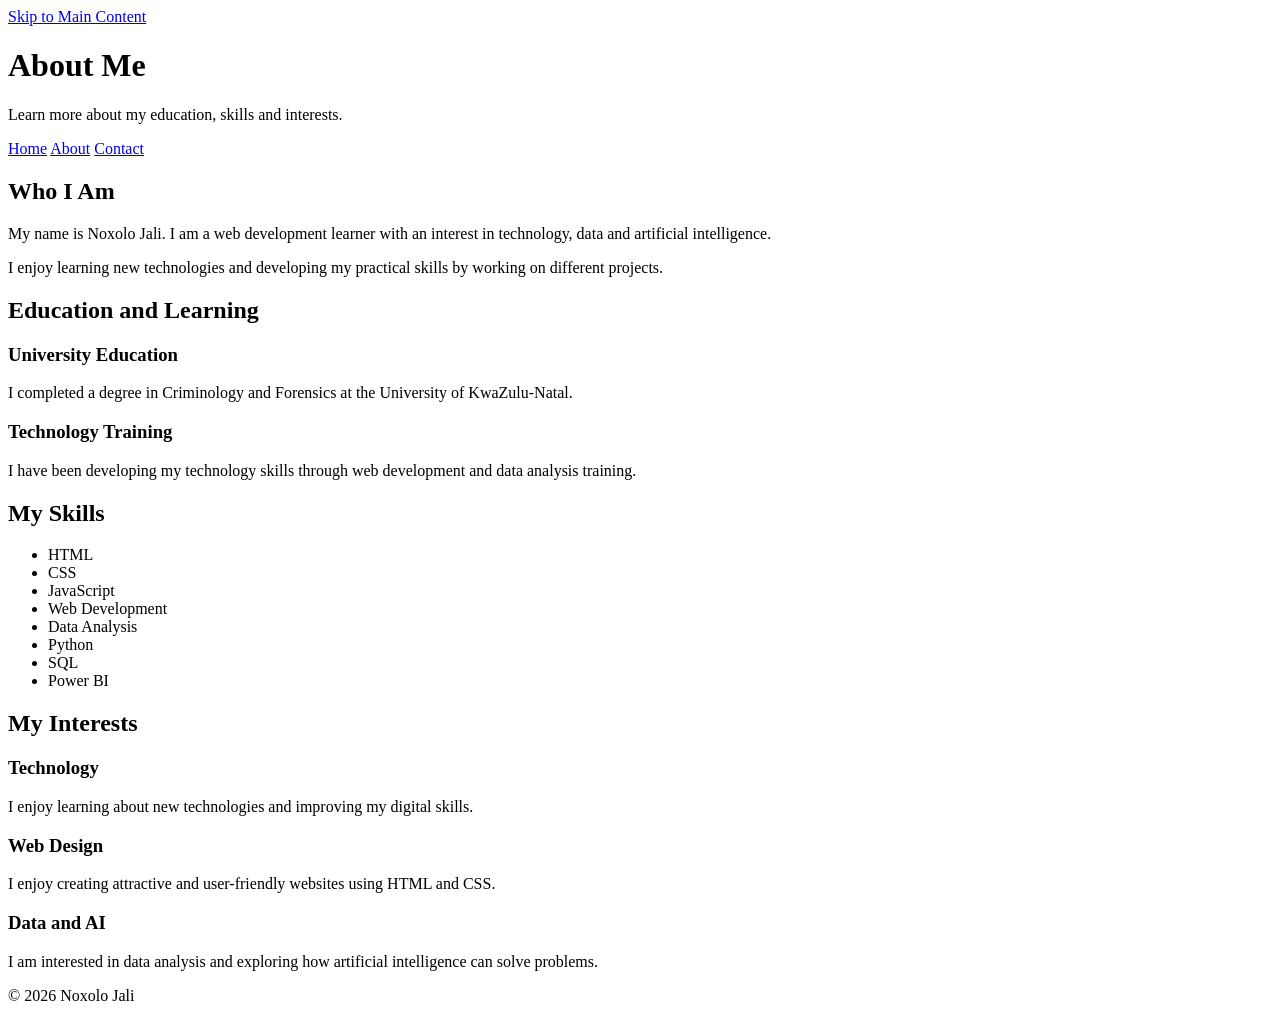
<file: About.html>
<!DOCTYPE html>
<html lang="en">

<head>
    <meta charset="UTF-8">
    <meta name="viewport" content="width=device-width, initial-scale=1.0">
    <title>About | Noxolo Jali</title>
    <link rel="stylesheet" href="style.css">
</head>

<body>

    <!-- Skip to Main Content -->
    <a href="#main-content" class="skip-link">Skip to Main Content</a>

    <header>
        <h1>About Me</h1>
        <p>Learn more about my education, skills and interests.</p>
    </header>

    <!-- Navigation -->
    <nav>
        <a href="index.html">Home</a>
        <a href="About.html">About</a>
        <a href="Contact.html">Contact</a>
    </nav>

    <main id="main-content">

        <section>
            <h2>Who I Am</h2>

            <p>
                My name is Noxolo Jali. I am a web development learner
                with an interest in technology, data and artificial
                intelligence.
            </p>

            <p>
                I enjoy learning new technologies and developing my
                practical skills by working on different projects.
            </p>
        </section>

        <section>
            <h2>Education and Learning</h2>

            <div class="grid">

                <div>
                    <h3>University Education</h3>
                    <p>
                        I completed a degree in Criminology and Forensics
                        at the University of KwaZulu-Natal.
                    </p>
                </div>

                <div>
                    <h3>Technology Training</h3>
                    <p>
                        I have been developing my technology skills through
                        web development and data analysis training.
                    </p>
                </div>

            </div>
        </section>

        <section>
            <h2>My Skills</h2>

            <ul>
                <li>HTML</li>
                <li>CSS</li>
                <li>JavaScript</li>
                <li>Web Development</li>
                <li>Data Analysis</li>
                <li>Python</li>
                <li>SQL</li>
                <li>Power BI</li>
            </ul>
        </section>

        <section>
            <h2>My Interests</h2>

            <div class="flex">

                <div>
                    <h3>Technology</h3>
                    <p>
                        I enjoy learning about new technologies and
                        improving my digital skills.
                    </p>
                </div>

                <div>
                    <h3>Web Design</h3>
                    <p>
                        I enjoy creating attractive and user-friendly
                        websites using HTML and CSS.
                    </p>
                </div>

                <div>
                    <h3>Data and AI</h3>
                    <p>
                        I am interested in data analysis and exploring
                        how artificial intelligence can solve problems.
                    </p>
                </div>

            </div>
        </section>

    </main>

    <footer>
        <p>&copy; 2026 Noxolo Jali</p>
    </footer>

</body>

</html>
</file>
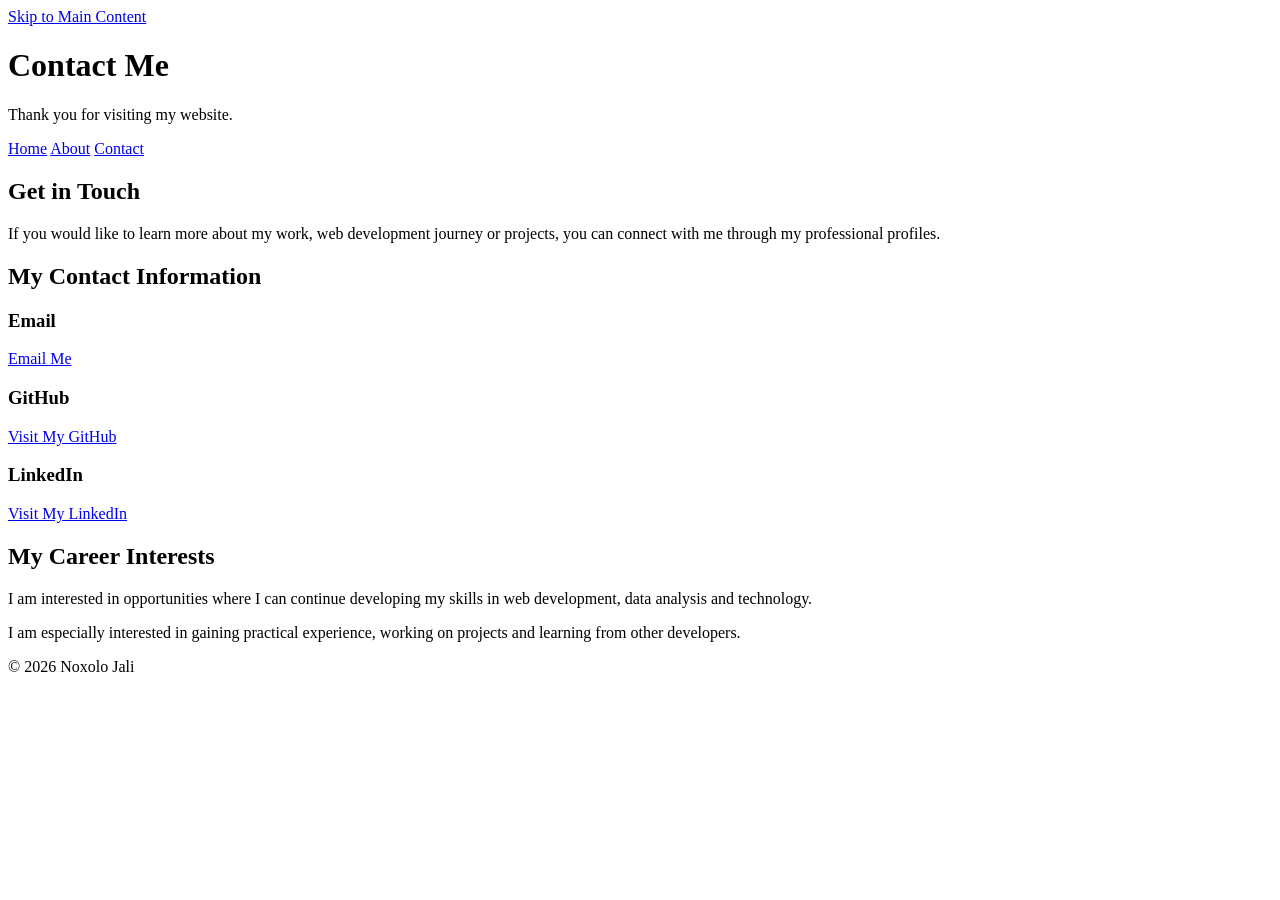
<file: Contact.html>
<!DOCTYPE html>
<html lang="en">

<head>
    <meta charset="UTF-8">
    <meta name="viewport" content="width=device-width, initial-scale=1.0">
    <title>Contact | Noxolo Jali</title>
    <link rel="stylesheet" href="style.css">
</head>

<body>

    <!-- Skip to Main Content -->
    <a href="#main-content" class="skip-link">Skip to Main Content</a>

    <header>
        <h1>Contact Me</h1>
        <p>Thank you for visiting my website.</p>
    </header>

    <!-- Navigation -->
    <nav>
        <a href="index.html">Home</a>
        <a href="About.html">About</a>
        <a href="Contact.html">Contact</a>
    </nav>

    <main id="main-content">

        <section>
            <h2>Get in Touch</h2>

            <p>
                If you would like to learn more about my work,
                web development journey or projects, you can
                connect with me through my professional profiles.
            </p>
        </section>

        <section>
            <h2>My Contact Information</h2>

            <div class="flex">

                <div>
                    <h3>Email</h3>
                    <p>
                        <a href="mailto:noxolojali@example.com">
                            Email Me
                        </a>
                    </p>
                </div>

                <div>
                    <h3>GitHub</h3>
                    <p>
                        <a href="https://github.com/noxolojali14"
                            target="_blank"
                            rel="noopener noreferrer">
                            Visit My GitHub
                        </a>
                    </p>
                </div>

                <div>
                    <h3>LinkedIn</h3>
                    <p>
                        <a href="https://www.linkedin.com/in/noxolo-jali-b1a28039a/"
                            target="_blank"
                            rel="noopener noreferrer">
                            Visit My LinkedIn
                        </a>
                    </p>
                </div>

            </div>
        </section>

        <section>
            <h2>My Career Interests</h2>

            <p>
                I am interested in opportunities where I can continue
                developing my skills in web development, data analysis
                and technology.
            </p>

            <p>
                I am especially interested in gaining practical experience,
                working on projects and learning from other developers.
            </p>
        </section>

    </main>

    <footer>
        <p>&copy; 2026 Noxolo Jali</p>
    </footer>

</body>

</html>
</file>
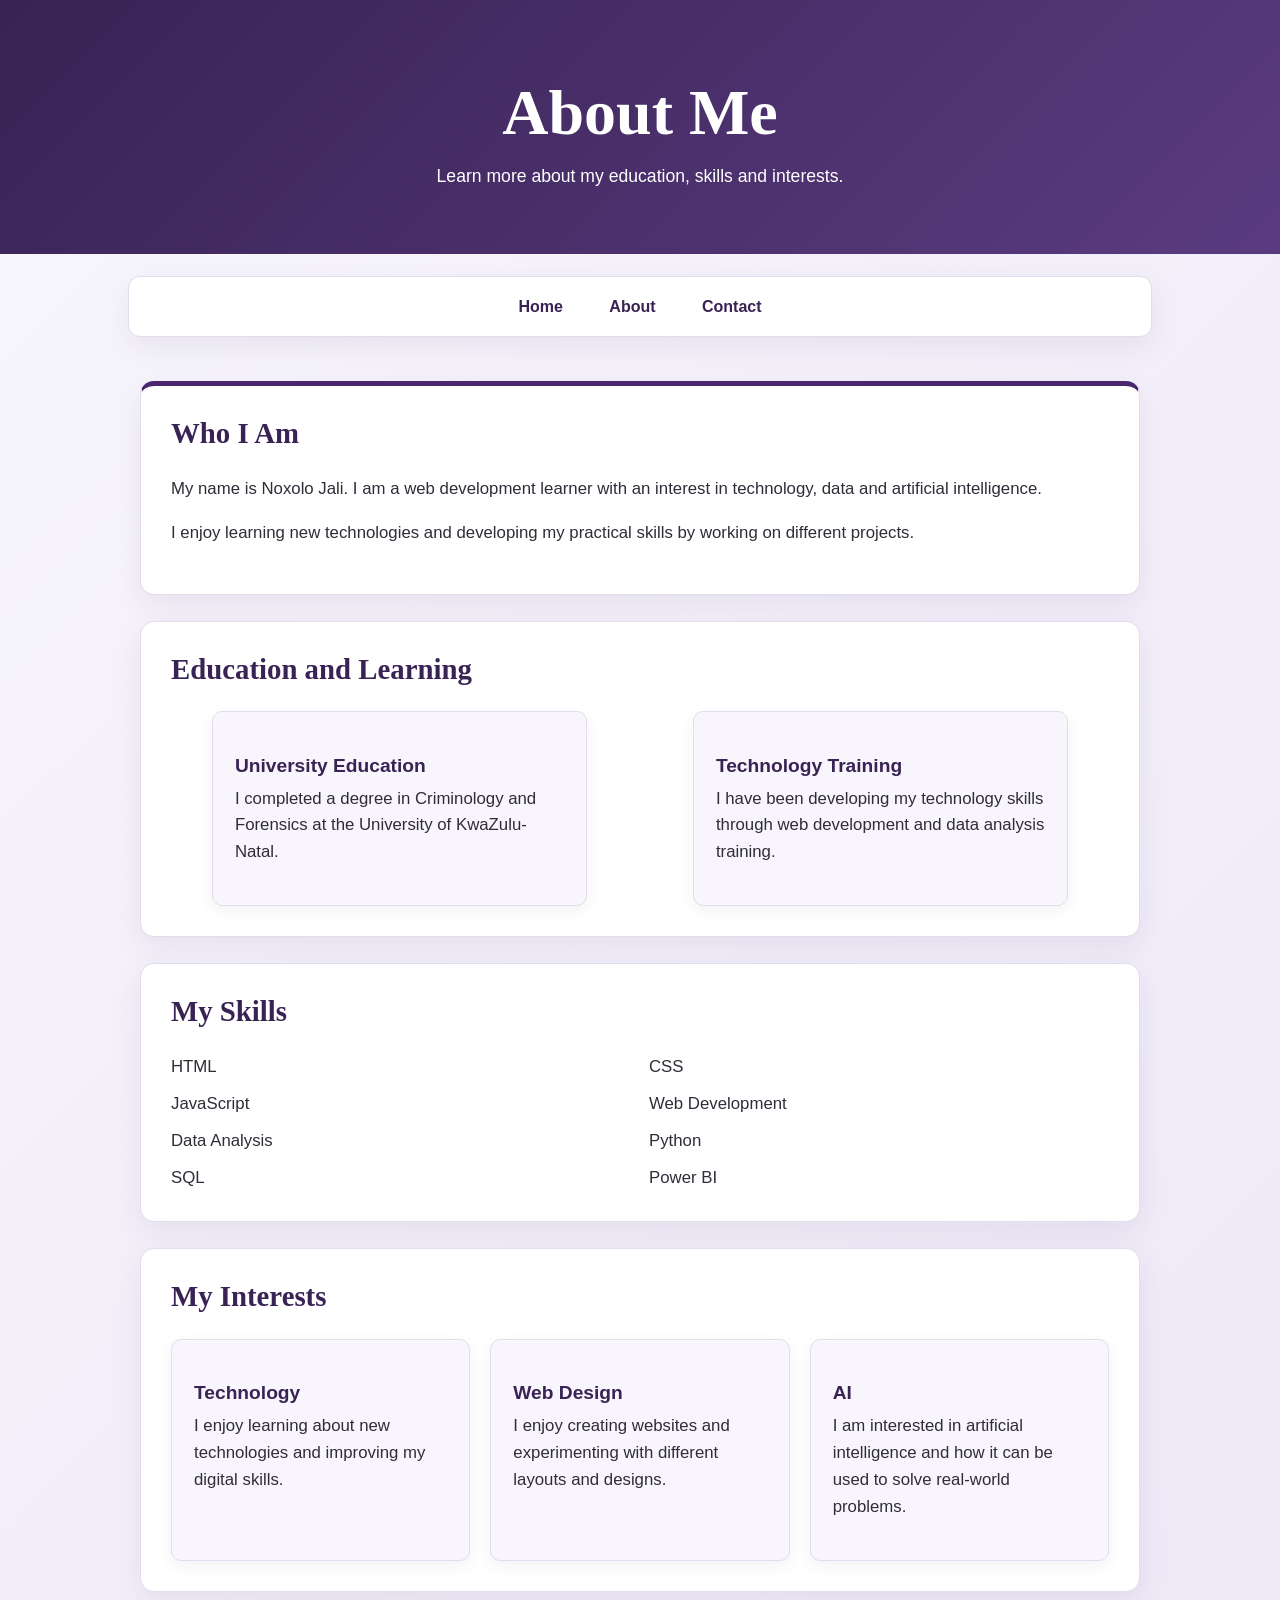
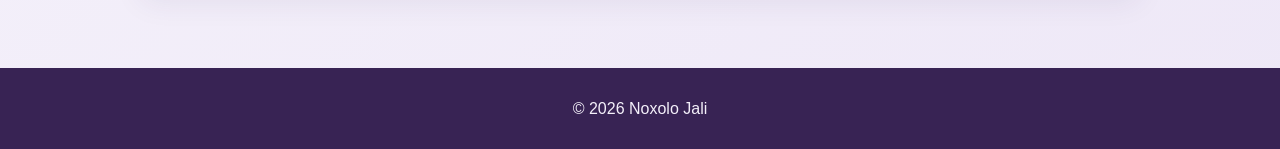
<file: My Web Development Journey/About.html>
<!DOCTYPE html>
<html lang="en">

<head>
    <meta charset="UTF-8">
    <meta name="viewport" content="width=device-width, initial-scale=1.0">
    <title>About | Noxolo Jali</title>
    <link rel="stylesheet" href="style.css">
</head>

<body>

    <!-- Skip to Main Content -->
    <a href="#main-content" class="skip-link">Skip to Main Content</a>

    <header>
        <h1>About Me</h1>
        <p>Learn more about my education, skills and interests.</p>
    </header>

    <!-- Navigation -->
    <nav>
        <a href="index.html">Home</a>
        <a href="About.html">About</a>
        <a href="Contact.html">Contact</a>
    </nav>

    <main id="main-content">

        <section>
            <h2>Who I Am</h2>

            <p>
                My name is Noxolo Jali. I am a web development learner
                with an interest in technology, data and artificial
                intelligence.
            </p>

            <p>
                I enjoy learning new technologies and developing my
                practical skills by working on different projects.
            </p>
        </section>

        <section>
            <h2>Education and Learning</h2>

            <div class="grid">

                <div>
                    <h3>University Education</h3>
                    <p>
                        I completed a degree in Criminology and Forensics
                        at the University of KwaZulu-Natal.
                    </p>
                </div>

                <div>
                    <h3>Technology Training</h3>
                    <p>
                        I have been developing my technology skills through
                        web development and data analysis training.
                    </p>
                </div>

            </div>
        </section>

        <section>
            <h2>My Skills</h2>

            <ul>
                <li>HTML</li>
                <li>CSS</li>
                <li>JavaScript</li>
                <li>Web Development</li>
                <li>Data Analysis</li>
                <li>Python</li>
                <li>SQL</li>
                <li>Power BI</li>
            </ul>
        </section>

        <section>
            <h2>My Interests</h2>

            <div class="flex">

                <div>
                    <h3>Technology</h3>
                    <p>
                        I enjoy learning about new technologies and
                        improving my digital skills.
                    </p>
                </div>

                <div>
                    <h3>Web Design</h3>
                    <p>
                        I enjoy creating websites and experimenting
                        with different layouts and designs.
                    </p>
                </div>

                <div>
                    <h3>AI</h3>
                    <p>
                        I am interested in artificial intelligence and
                        how it can be used to solve real-world problems.
                    </p>
                </div>

            </div>
        </section>

    </main>

    <footer>
        <p>&copy; 2026 Noxolo Jali</p>
    </footer>

</body>

</html>
</file>
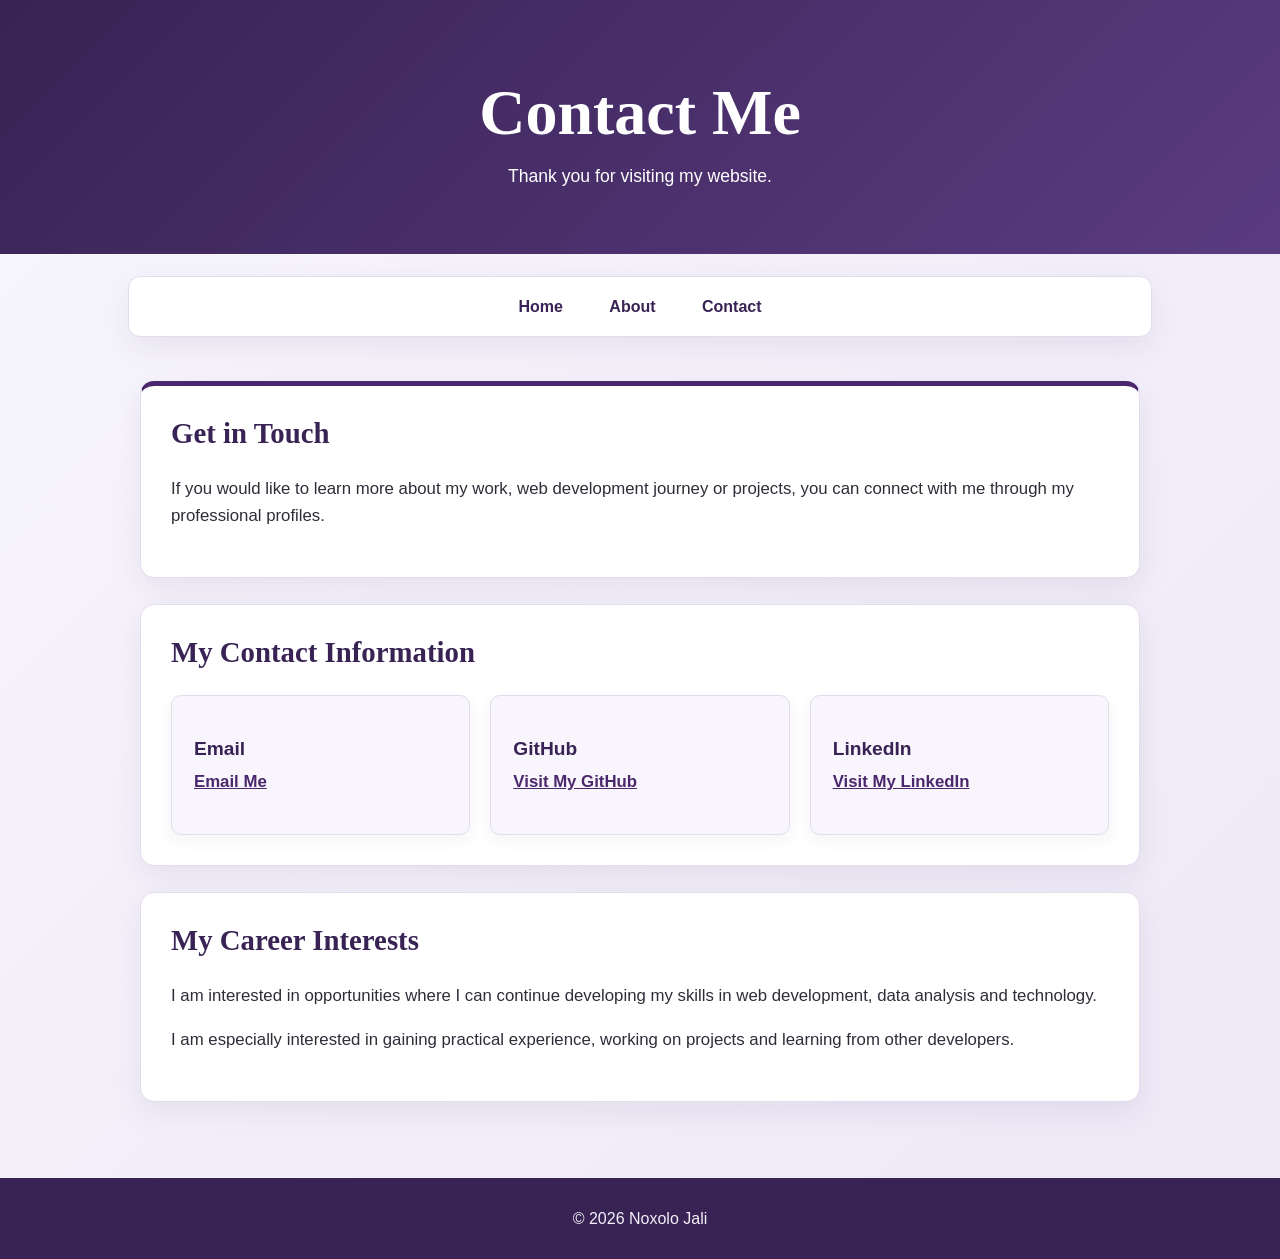
<file: My Web Development Journey/Contact.html>
<!DOCTYPE html>
<html lang="en">

<head>
    <meta charset="UTF-8">
    <meta name="viewport" content="width=device-width, initial-scale=1.0">
    <title>Contact | Noxolo Jali</title>
    <link rel="stylesheet" href="style.css">
</head>

<body>

    <!-- Skip to Main Content -->
    <a href="#main-content" class="skip-link">Skip to Main Content</a>

    <header>
        <h1>Contact Me</h1>
        <p>Thank you for visiting my website.</p>
    </header>

    <!-- Navigation -->
    <nav>
        <a href="index.html">Home</a>
        <a href="About.html">About</a>
        <a href="Contact.html">Contact</a>
    </nav>

    <main id="main-content">

        <section>
            <h2>Get in Touch</h2>

            <p>
                If you would like to learn more about my work,
                web development journey or projects, you can
                connect with me through my professional profiles.
            </p>
        </section>

        <section>
            <h2>My Contact Information</h2>

            <div class="flex">

                <div>
                    <h3>Email</h3>
                    <p>
                        <a href="mailto:noxolojali@example.com">
                            Email Me
                        </a>
                    </p>
                </div>

                <div>
                    <h3>GitHub</h3>
                    <p>
                        <a href="https://github.com/noxolojali14"
                           target="_blank"
                           rel="noopener noreferrer">
                            Visit My GitHub
                        </a>
                    </p>
                </div>

                <div>
                    <h3>LinkedIn</h3>
                    <p>
                        <a href="https://www.linkedin.com/in/noxolo-jali-b1a28039a/"
                           target="_blank"
                           rel="noopener noreferrer">
                            Visit My LinkedIn
                        </a>
                    </p>
                </div>

            </div>
        </section>

        <section>
            <h2>My Career Interests</h2>

            <p>
                I am interested in opportunities where I can continue
                developing my skills in web development, data analysis
                and technology.
            </p>

            <p>
                I am especially interested in gaining practical experience,
                working on projects and learning from other developers.
            </p>
        </section>

    </main>

    <footer>
        <p>&copy; 2026 Noxolo Jali</p>
    </footer>

</body>

</html>
</file>
<file: style.css>
<!DOCTYPE html>
<html lang="en">

<head>
    <meta charset="UTF-8">
    <meta name="viewport" content="width=device-width, initial-scale=1.0">
    <title>Home | Noxolo Jali</title>
    <link rel="stylesheet" href="style.css">
</head>

<body>

    <!-- Skip to Main Content -->
    <a href="#main-content" class="skip-link">Skip to Main Content</a>

    <header>
        <h1>My Web Development Journey</h1>
        <p>Welcome to my website where I share my interest in web development.</p>
    </header>

    <!-- Navigation -->
    <nav>
        <a href="index.html">Home</a>
        <a href="About.html">About</a>
        <a href="Contact.html">Contact</a>
    </nav>

    <main id="main-content">

        <section>
            <h2>Welcome to My Website</h2>

            <p>
                My name is Noxolo Jali. I am interested in web development
                and enjoy learning how websites are created using HTML,
                CSS and JavaScript.
            </p>

            <p>
                This website is part of my web development learning journey.
                I am building my skills by creating websites, practising
                coding and learning how to design user-friendly pages.
            </p>
        </section>

        <!-- Grid Section -->
        <section>
            <h2>My Web Development Projects</h2>

            <div class="grid">

                <div>
                    <img src="https://images.unsplash.com/photo-1498050108023-c5249f4df085"
                        alt="Computer showing programming code">
                    <h3>HTML Projects</h3>
                    <p>
                        I use HTML to create the structure and content
                        of my webpages.
                    </p>
                </div>

                <div>
                    <img src="https://images.unsplash.com/photo-1516321318423-f06f85e504b3"
                        alt="Laptop used for programming">
                    <h3>CSS Projects</h3>
                    <p>
                        I use CSS to add colours, layouts, spacing and
                        styling to my websites.
                    </p>
                </div>

            </div>
        </section>

        <!-- Flex Section -->
        <section>
            <h2>My Interests</h2>

            <div class="flex">

                <div>
                    <h3>Web Development</h3>
                    <p>
                        I enjoy creating websites using HTML, CSS and
                        JavaScript.
                    </p>
                </div>

                <div>
                    <h3>Data Analysis</h3>
                    <p>
                        I am interested in using data to solve problems
                        and discover useful insights.
                    </p>
                </div>

                <div>
                    <h3>Artificial Intelligence</h3>
                    <p>
                        I am exploring how artificial intelligence can
                        improve everyday experiences.
                    </p>
                </div>

            </div>
        </section>

        <section>
            <h2>Learn More</h2>

            <p>
                I am continuing to improve my coding skills through
                practice and different web development projects.
            </p>

            <p>
                Learn more about HTML on
                <a href="https://www.w3schools.com/html/"
                    target="_blank"
                    rel="noopener noreferrer">
                    W3Schools
                </a>.
            </p>
        </section>

    </main>

    <footer>
        <p>&copy; 2026 Noxolo Jali</p>
    </footer>

</body>

</html>
</file>
<file: My Web Development Journey/style.css>
:root {
    --deep-purple: #382354;
    --purple: #4b286d;
    --lavender: #eee8f7;
    --soft-lavender: #f8f6fc;
    --white: #ffffff;
    --grey: #667085;
    --border: #e2dced;
    --shadow: 0 10px 30px rgba(56, 35, 84, 0.08);
}

/* ==============================
   BODY
   ============================== */

body {
    margin: 0;
    background: linear-gradient(135deg, #f8f6fc 0%, #eee8f7 100%);
    color: #302c38;
    font-family: "Trebuchet MS", Arial, sans-serif;
    font-size: 16px;
    line-height: 1.6;
}

/* ==============================
   SKIP LINK
   ============================== */

.skip-link {
    position: fixed;
    top: 0;
    left: 12px;
    z-index: 1000;
    padding: 10px 16px;
    background-color: var(--deep-purple);
    color: var(--white);
    text-decoration: none;
    transform: translateY(-120%);
}

.skip-link:focus,
.skip-link:focus-visible {
    outline: 3px solid #cbb8e2;
    outline-offset: 3px;
    transform: translateY(10px);
}

/* ==============================
   HEADER
   ============================== */

header {
    padding: 76px 20px 64px;
    background: linear-gradient(135deg, #382354 0%, #5a3b80 100%);
    color: var(--white);
    text-align: center;
}

header h1 {
    max-width: 850px;
    margin: 0 auto 12px;
    color: var(--white);
    font-family: Georgia, serif;
    font-size: clamp(2.2rem, 5vw, 4rem);
    line-height: 1.15;
}

header p {
    max-width: 650px;
    margin: 0 auto;
    color: var(--white);
    font-size: 1.1rem;
}

/* ==============================
   NAVIGATION
   ============================== */

nav {
    display: inline-block;
    width: 80%;
    max-width: 1040px;
    box-sizing: border-box;
    margin: 22px auto;
    padding: 8px;
    border: 1px solid var(--border);
    border-radius: 12px;
    background-color: var(--white);
    box-shadow: var(--shadow);
    text-align: center;
}

body > nav {
    display: block;
}

nav a {
    display: inline-block;
    margin: 0 3px;
    padding: 9px 18px;
    border-radius: 8px;
    color: var(--deep-purple);
    font-weight: bold;
    text-decoration: none;
}

nav a:hover,
nav a:focus-visible {
    background-color: var(--lavender);
    color: var(--deep-purple);
    text-decoration: none;
}

nav img {
    width: 10%;
}

/* ==============================
   MAIN CONTENT
   ============================== */

main {
    max-width: 1040px;
    box-sizing: border-box;
    margin: 0 auto;
    padding: 22px 20px 50px;
    font-size: 1.05rem;
}

main:focus {
    outline: none;
}

section {
    margin-bottom: 26px;
    padding: 30px;
    border: 1px solid var(--border);
    border-radius: 14px;
    background-color: var(--white);
    box-shadow: var(--shadow);
}

main > section:first-child {
    border-top: 5px solid var(--purple);
}

/* ==============================
   TYPOGRAPHY
   ============================== */

h2,
h3 {
    color: var(--deep-purple);
    line-height: 1.25;
}

h2 {
    margin-top: 0;
    font-family: Georgia, serif;
    font-size: 1.8rem;
}

h3 {
    margin-bottom: 8px;
    font-size: 1.2rem;
}

p {
    margin-top: 0;
}

/* ==============================
   OLD LIST STYLING
   Commented out as required
   ============================== */

/*
li {
    display: inline-block;
    width: 20%;
}
*/

ul {
    display: grid;
    grid-template-columns: repeat(2, minmax(0, 1fr));
    gap: 10px 18px;
    margin: 0;
    padding: 0;
    list-style: none;
}

/*
li {
    padding: 12px 16px;
    border-left: 4px solid var(--purple);
    border-radius: 6px;
    background-color: var(--soft-lavender);
    color: var(--deep-purple);
    font-weight: bold;
}
*/

/* ==============================
   GRID
   ============================== */

.grid {
    display: grid;
    grid-template-columns: 40% 40%;
    justify-content: space-around;
    align-items: center;
    row-gap: 20px;
    column-gap: 24px;
}

.grid > div,
.flex > div {
    overflow: hidden;
    box-sizing: border-box;
    padding: 22px;
    border: 1px solid var(--border);
    border-radius: 10px;
    background-color: var(--soft-lavender);
    box-shadow: 0 5px 16px rgba(56, 35, 84, 0.06);
}

.grid img {
    width: 100%;
    display: block;
    height: 190px;
    margin: -22px -22px 20px;
    object-fit: cover;
}

/* ==============================
   FLEX
   ============================== */

.flex {
    display: flex;
    flex-wrap: wrap;
    justify-content: space-between;
    gap: 20px;
}

.flex div {
    flex: 1 1 200px;
}

/* ==============================
   LINKS
   ============================== */

a {
    color: var(--purple);
    font-weight: bold;
}

a:hover {
    color: var(--deep-purple);
}

a:focus-visible {
    outline: 3px solid #a98bc9;
    outline-offset: 3px;
}

/* ==============================
   FOOTER
   ============================== */

footer {
    padding: 28px 20px;
    background-color: var(--deep-purple);
    color: #f4f0fa;
    text-align: center;
}

footer p {
    margin: 0;
}

/* ==============================
   RESPONSIVE DESIGN
   ============================== */

@media (max-width: 700px) {
    header {
        padding: 58px 18px 48px;
    }

    nav {
        width: calc(100% - 28px);
    }

    nav a {
        margin: 2px;
        padding: 8px 12px;
    }

    main {
        padding: 12px 14px 34px;
    }

    section {
        padding: 22px;
    }

    .grid {
        grid-template-columns: 1fr;
    }

    ul {
        grid-template-columns: 1fr;
    }
}

h1 {
    text-align: center;
    font-family: Georgia, serif;
    color: #4b286d;
}

p {
    line-height: 1.6;
}
</file>
